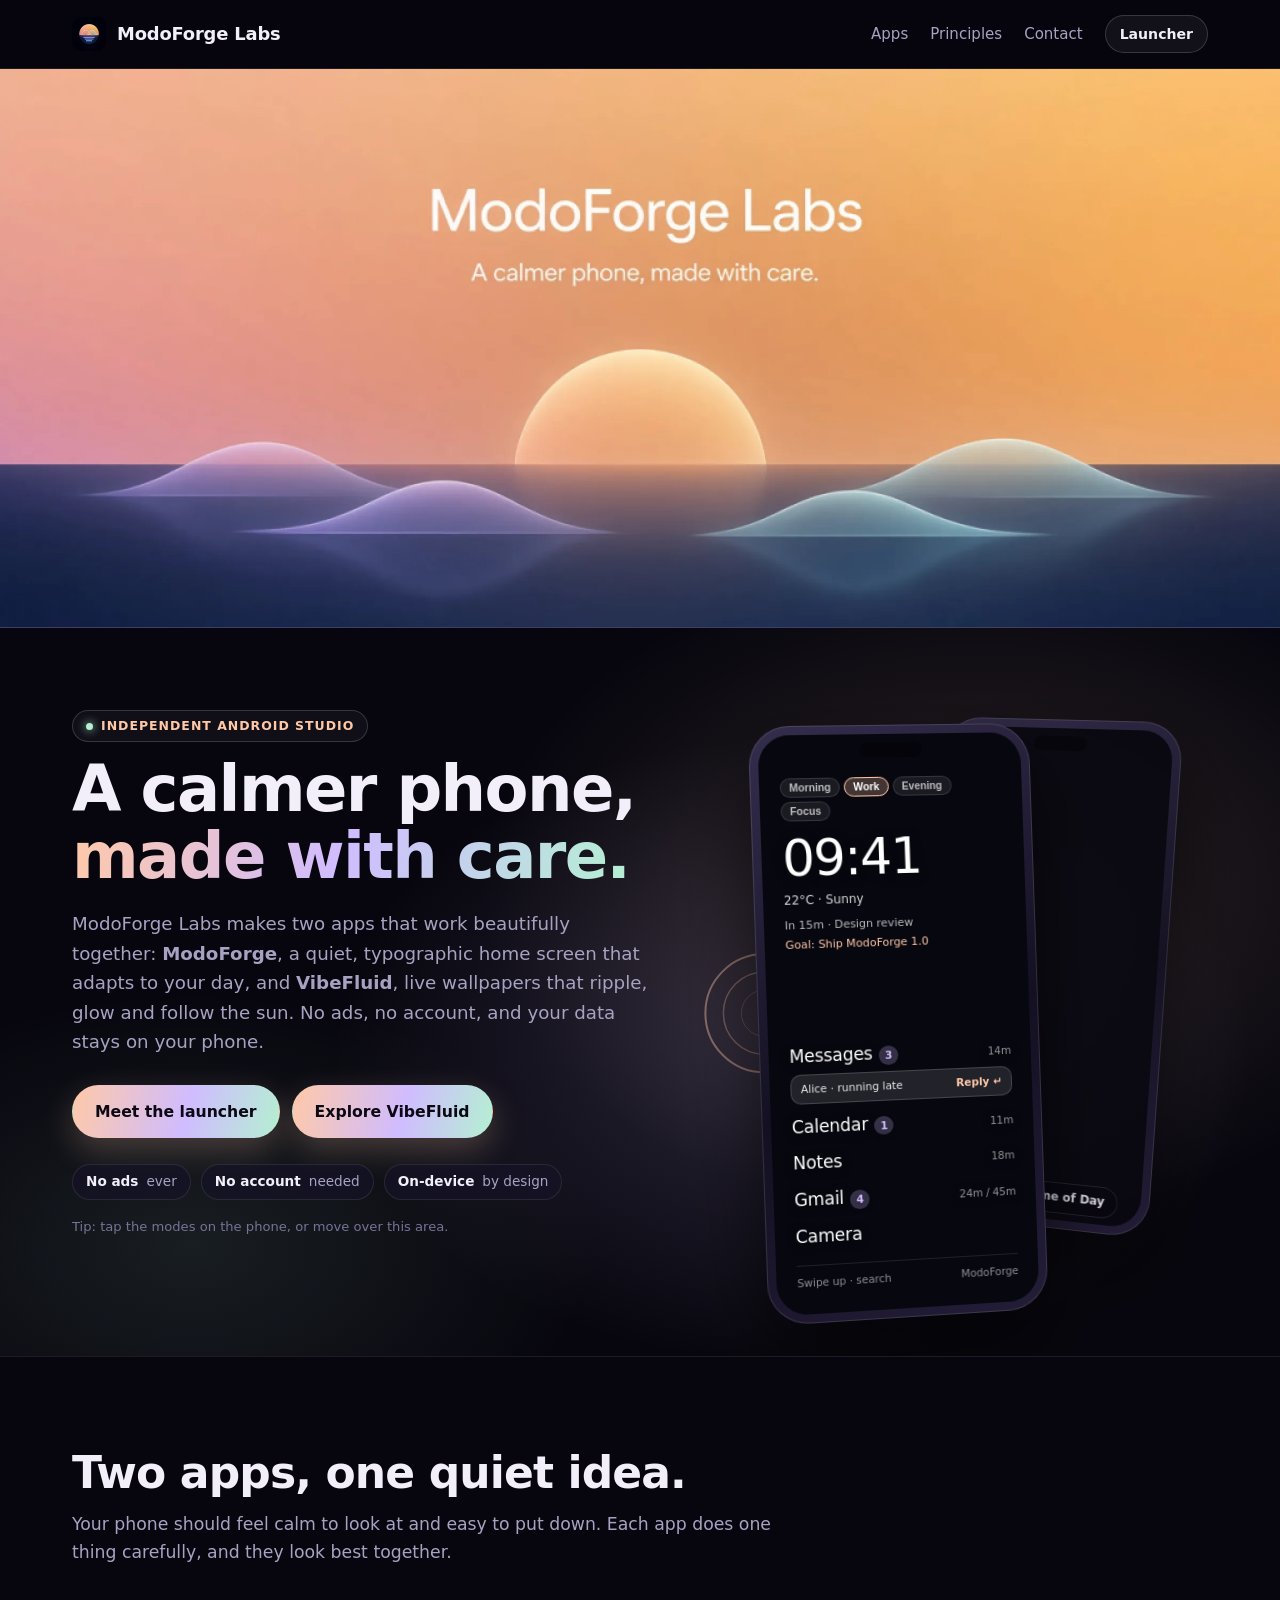
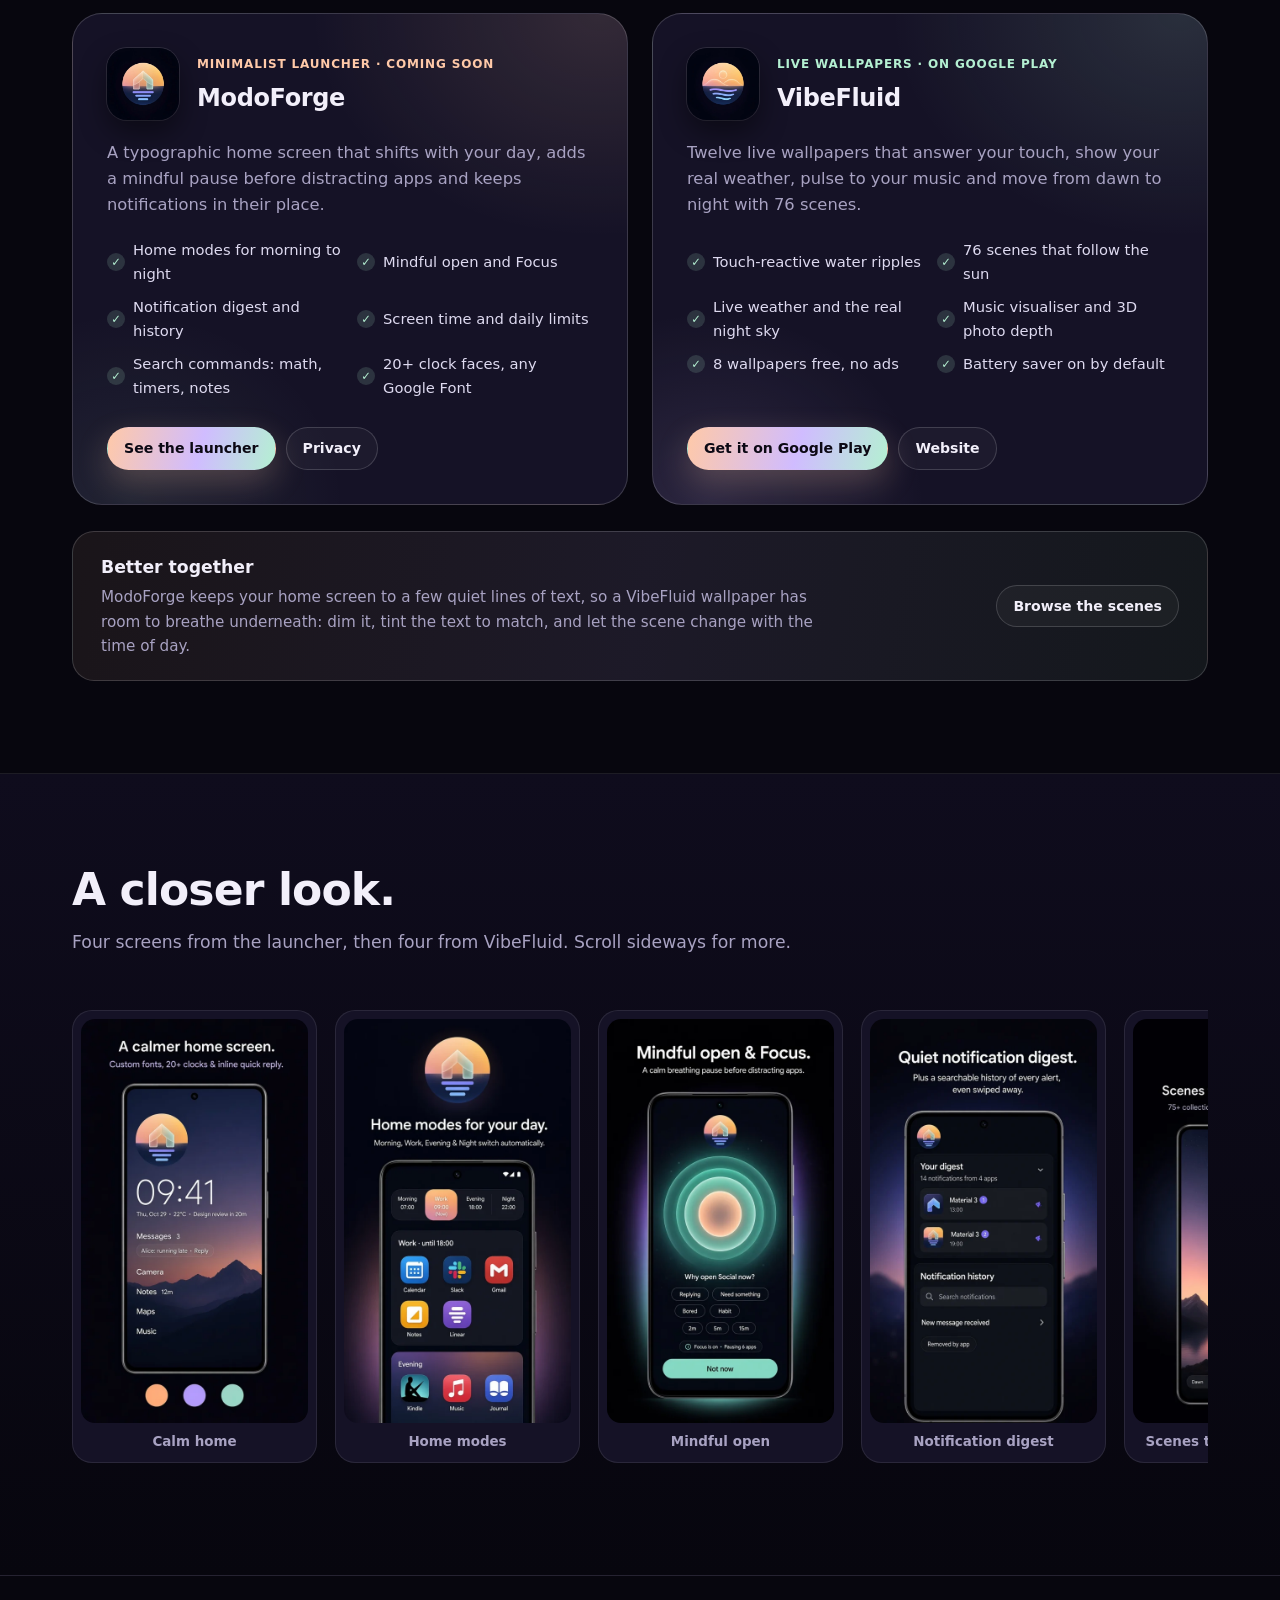
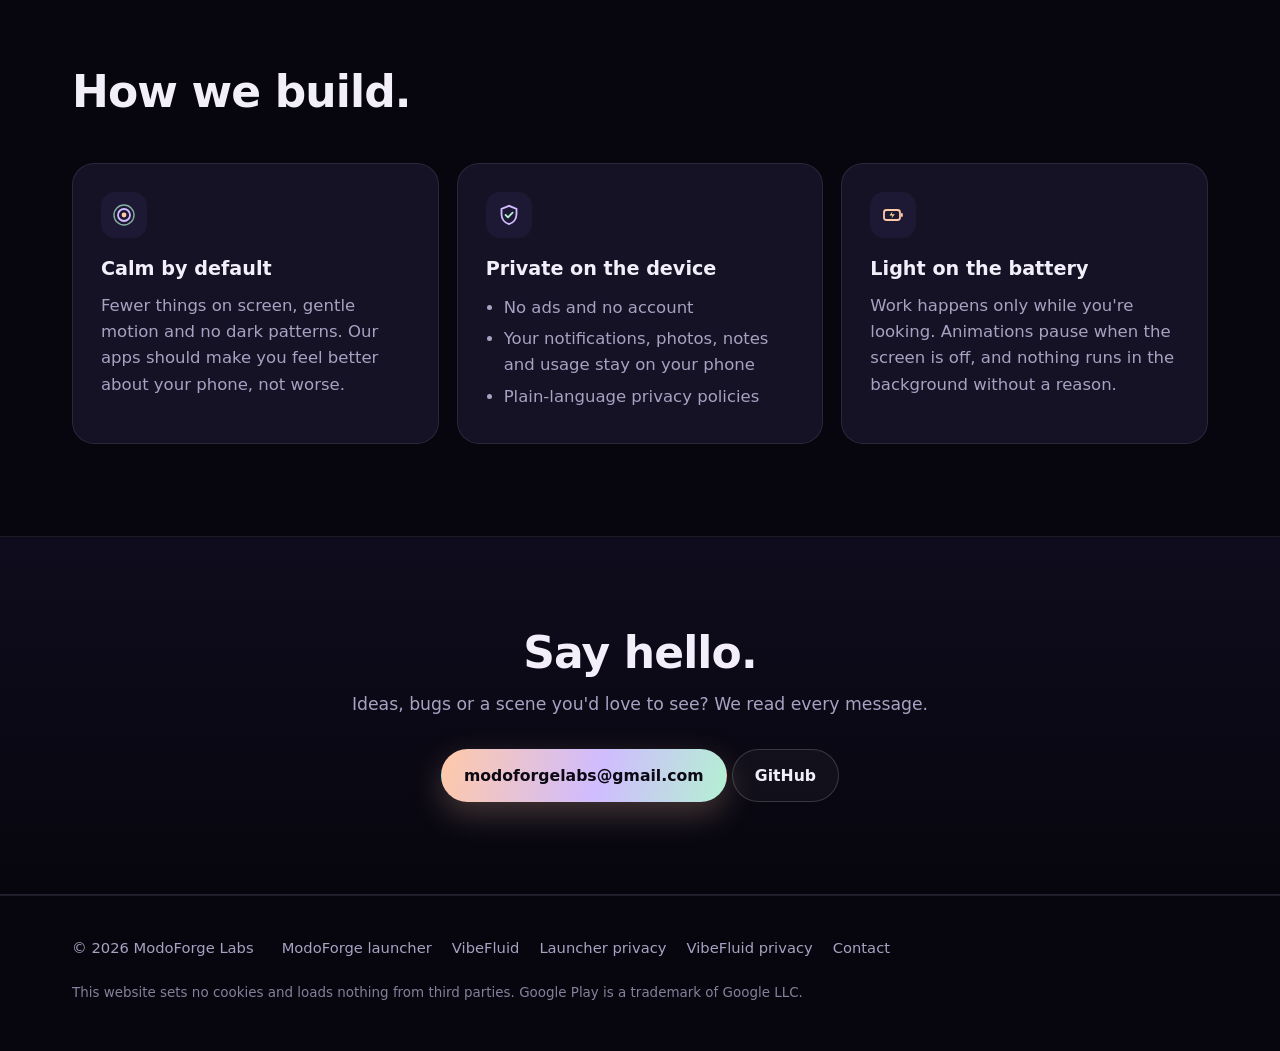
<file: index.html>
<!doctype html>
<html lang="en">
<head>
  <meta charset="utf-8">
  <meta name="viewport" content="width=device-width, initial-scale=1">
  <title>ModoForge Labs – Calm, beautiful apps for Android</title>
  <meta name="description" content="ModoForge Labs makes calm, private Android apps: ModoForge, a minimalist launcher with Home modes and Mindful open, and VibeFluid, interactive live wallpapers. No ads, no account.">
  <meta name="theme-color" content="#07060e">
  <link rel="canonical" href="https://modoforgelabs.app/">
  <link rel="icon" href="assets/favicon-32.png" type="image/png" sizes="32x32">
  <link rel="icon" href="assets/icon-192.png" type="image/png" sizes="192x192">
  <link rel="apple-touch-icon" href="assets/apple-touch-icon.png">

  <meta property="og:type" content="website">
  <meta property="og:site_name" content="ModoForge Labs">
  <meta property="og:title" content="ModoForge Labs – Calm, beautiful apps for Android">
  <meta property="og:description" content="A minimalist launcher and interactive live wallpapers for Android. No ads, no account, your data stays on your phone.">
  <meta property="og:url" content="https://modoforgelabs.app/">
  <meta property="og:image" content="https://modoforgelabs.app/assets/img/labs-header-sunrise-og.jpg">
  <meta property="og:image:width" content="1200">
  <meta property="og:image:height" content="675">
  <meta name="twitter:card" content="summary_large_image">

  <script type="application/ld+json">
  {
    "@context": "https://schema.org",
    "@type": "Organization",
    "name": "ModoForge Labs",
    "url": "https://modoforgelabs.app/",
    "logo": "https://modoforgelabs.app/assets/img/modoforgelabs-icon.png",
    "email": "modoforgelabs@gmail.com",
    "sameAs": ["https://github.com/modoforgelabs"]
  }
  </script>

  <link rel="stylesheet" href="assets/site.css">
</head>
<body>
  <a class="skip" href="#main">Skip to content</a>

  <header class="site-header">
    <div class="wrap">
      <a class="brand" href="./" aria-label="ModoForge Labs home">
        <img src="assets/img/modoforgelabs-icon-128.webp" alt="" width="34" height="34">
        ModoForge Labs
      </a>
      <nav class="nav" aria-label="Main">
        <a href="#apps">Apps</a>
        <a class="hide-sm" href="#principles">Principles</a>
        <a class="hide-sm" href="#contact">Contact</a>
        <a class="nav-pill" href="modoforge_launcher/">Launcher</a>
      </nav>
    </div>
  </header>

  <main id="main">
    <figure class="labs-banner">
      <img
        src="assets/img/labs-header-sunrise-1200.webp"
        srcset="assets/img/labs-header-sunrise-1200.webp 1200w, assets/img/labs-header-sunrise-2400.webp 2400w"
        sizes="100vw"
        alt="ModoForge Labs. A calmer phone, made with care."
        width="2400" height="1350" fetchpriority="high">
    </figure>

    <section class="hero" aria-labelledby="hero-title">
      <canvas id="forge-canvas" aria-hidden="true"></canvas>
      <div class="wrap">
        <div>
          <span class="eyebrow"><span class="dot"></span>Independent Android studio</span>
          <h1 id="hero-title">A calmer phone, <span class="grad-labs">made with care.</span></h1>
          <p class="lede">
            ModoForge Labs makes two apps that work beautifully together: <strong>ModoForge</strong>, a quiet,
            typographic home screen that adapts to your day, and <strong>VibeFluid</strong>, live wallpapers
            that ripple, glow and follow the sun. No ads, no account, and your data stays on your phone.
          </p>
          <div class="cta">
            <a class="btn btn-launcher" href="modoforge_launcher/">Meet the launcher</a>
            <a class="btn btn-vibe" href="https://modoforgelabs.app/vibefluid/">Explore VibeFluid</a>
          </div>
          <div class="hero-pills">
            <span class="hero-pill"><strong>No ads</strong> ever</span>
            <span class="hero-pill"><strong>No account</strong> needed</span>
            <span class="hero-pill"><strong>On-device</strong> by design</span>
          </div>
          <p class="touch-hint">Tip: tap the modes on the phone, or move over this area.</p>
        </div>

        <div class="hero-stage" aria-label="ModoForge launcher over a VibeFluid live wallpaper">
          <div class="stage-tilt">
            <div class="phone phone-back" aria-hidden="true">
              <div class="screen cycle">
                <img src="assets/img/mountain-dawn.jpg" alt="" width="710" height="1100">
                <img src="assets/img/mountain-morning.jpg" alt="" width="710" height="1100" loading="lazy">
                <img src="assets/img/mountain-dusk.jpg" alt="" width="710" height="1100" loading="lazy">
                <img src="assets/img/mountain-night.jpg" alt="" width="710" height="1100" loading="lazy">
              </div>
              <div class="notch"></div>
              <span class="label">VibeFluid · Time of Day</span>
            </div>

            <div class="phone phone-front">
              <div class="screen">
                <div class="wp-layer cycle" aria-hidden="true">
                  <img src="assets/img/mountain-night.jpg" alt="" width="710" height="1100" loading="lazy">
                  <img src="assets/img/mountain-dawn.jpg" alt="" width="710" height="1100">
                  <img src="assets/img/mountain-morning.jpg" alt="" width="710" height="1100" loading="lazy">
                  <img src="assets/img/mountain-dusk.jpg" alt="" width="710" height="1100" loading="lazy">
                </div>
                <div class="launcher-sim" id="hero-launcher-sim">
                  <div class="sim-top">
                    <div class="sim-mode-bar" role="group" aria-label="Home mode">
                      <button class="sim-mode-btn" type="button" data-sim-mode="morning" aria-pressed="false">Morning</button>
                      <button class="sim-mode-btn" type="button" data-sim-mode="work" aria-pressed="true">Work</button>
                      <button class="sim-mode-btn" type="button" data-sim-mode="evening" aria-pressed="false">Evening</button>
                      <button class="sim-mode-btn" type="button" data-sim-mode="focus" aria-pressed="false">Focus</button>
                    </div>
                    <div class="sim-clock" id="sim-clock">09:41</div>
                    <div class="sim-date" id="sim-date">22°C · Sunny</div>
                    <div class="sim-widgets">
                      <span id="sim-event">In 15m · Design review</span>
                      <span class="sim-goal" id="sim-goal">Goal: Ship ModoForge 1.0</span>
                    </div>
                  </div>
                  <ul class="sim-apps" id="sim-apps" aria-live="polite"></ul>
                  <div class="sim-bottom-bar" aria-hidden="true">
                    <span>Swipe up · search</span>
                    <span>ModoForge</span>
                  </div>
                </div>
              </div>
              <div class="notch"></div>
            </div>
          </div>
        </div>
      </div>
    </section>

    <section id="apps" aria-labelledby="apps-title">
      <div class="wrap">
        <div class="section-head" data-reveal>
          <h2 id="apps-title">Two apps, one quiet idea.</h2>
          <p>Your phone should feel calm to look at and easy to put down. Each app does one thing carefully, and they look best together.</p>
        </div>

        <div class="suite-grid">
          <article class="app-card launcher-card" data-reveal>
            <div>
              <div class="app-card-head">
                <img class="app-icon-lg" src="assets/img/launcher-icon.webp" alt="" width="72" height="72">
                <div>
                  <span class="app-meta-tag">Minimalist launcher · Coming soon</span>
                  <h3>ModoForge</h3>
                </div>
              </div>
              <p>A typographic home screen that shifts with your day, adds a mindful pause before distracting apps and keeps notifications in their place.</p>
              <ul class="app-highlights">
                <li><span class="check">✓</span>Home modes for morning to night</li>
                <li><span class="check">✓</span>Mindful open and Focus</li>
                <li><span class="check">✓</span>Notification digest and history</li>
                <li><span class="check">✓</span>Screen time and daily limits</li>
                <li><span class="check">✓</span>Search commands: math, timers, notes</li>
                <li><span class="check">✓</span>20+ clock faces, any Google Font</li>
              </ul>
            </div>
            <div class="app-card-actions">
              <a class="btn btn-launcher btn-sm" href="modoforge_launcher/">See the launcher</a>
              <a class="btn btn-ghost btn-sm" href="modoforge_launcher/privacy/">Privacy</a>
            </div>
          </article>

          <article class="app-card vibe-card" data-reveal data-reveal-delay="1">
            <div>
              <div class="app-card-head">
                <img class="app-icon-lg" src="assets/img/vibefluid-icon.webp" alt="" width="72" height="72">
                <div>
                  <span class="app-meta-tag">Live wallpapers · On Google Play</span>
                  <h3>VibeFluid</h3>
                </div>
              </div>
              <p>Twelve live wallpapers that answer your touch, show your real weather, pulse to your music and move from dawn to night with 76 scenes.</p>
              <ul class="app-highlights">
                <li><span class="check">✓</span>Touch-reactive water ripples</li>
                <li><span class="check">✓</span>76 scenes that follow the sun</li>
                <li><span class="check">✓</span>Live weather and the real night sky</li>
                <li><span class="check">✓</span>Music visualiser and 3D photo depth</li>
                <li><span class="check">✓</span>8 wallpapers free, no ads</li>
                <li><span class="check">✓</span>Battery saver on by default</li>
              </ul>
            </div>
            <div class="app-card-actions">
              <a class="btn btn-vibe btn-sm" href="https://play.google.com/store/apps/details?id=com.modoforge.vibefluid">Get it on Google Play</a>
              <a class="btn btn-ghost btn-sm" href="https://modoforgelabs.app/vibefluid/">Website</a>
            </div>
          </article>
        </div>

        <div class="synergy-banner" data-reveal>
          <div class="synergy-text">
            <h4>Better together</h4>
            <p>ModoForge keeps your home screen to a few quiet lines of text, so a VibeFluid wallpaper has room to breathe underneath: dim it, tint the text to match, and let the scene change with the time of day.</p>
          </div>
          <a class="btn btn-ghost btn-sm" href="https://modoforgelabs.app/vibefluid/#scenes">Browse the scenes</a>
        </div>
      </div>
    </section>

    <section id="shots" class="alt" aria-labelledby="shots-title">
      <div class="wrap">
        <div class="section-head" data-reveal>
          <h2 id="shots-title">A closer look.</h2>
          <p>Four screens from the launcher, then four from VibeFluid. Scroll sideways for more.</p>
        </div>
        <div class="shots-strip" data-reveal>
          <figure><img src="assets/img/launcher/01_home_custom_1080x1920.webp" alt="ModoForge home screen with a large clock and a few app names" loading="lazy" width="540" height="960"><figcaption>Calm home</figcaption></figure>
          <figure><img src="assets/img/launcher/02_home_modes_1080x1920.webp" alt="ModoForge Home modes for morning, work, evening and night" loading="lazy" width="540" height="960"><figcaption>Home modes</figcaption></figure>
          <figure><img src="assets/img/launcher/03_mindful_focus_1080x1920.webp" alt="ModoForge mindful pause before opening an app" loading="lazy" width="540" height="960"><figcaption>Mindful open</figcaption></figure>
          <figure><img src="assets/img/launcher/04_notifications_1080x1920.webp" alt="ModoForge notification digest and history" loading="lazy" width="540" height="960"><figcaption>Notification digest</figcaption></figure>
          <figure><img src="assets/img/vibefluid/01_time_of_day_1080x1920.webp" alt="VibeFluid Time of Day scenes from dawn to night" loading="lazy" width="540" height="960"><figcaption>Scenes that follow the sun</figcaption></figure>
          <figure><img src="assets/img/vibefluid/02_spiritual_scenes_1080x1920.webp" alt="VibeFluid Spiritual scenes" loading="lazy" width="540" height="960"><figcaption>Spiritual scenes</figcaption></figure>
          <figure><img src="assets/img/vibefluid/03_water_ripple_1080x1920.webp" alt="VibeFluid touch-reactive water ripples" loading="lazy" width="540" height="960"><figcaption>Water that ripples</figcaption></figure>
          <figure><img src="assets/img/vibefluid/04_live_weather_1080x1920.webp" alt="VibeFluid Live Weather Sky" loading="lazy" width="540" height="960"><figcaption>Your real weather</figcaption></figure>
        </div>
      </div>
    </section>

    <section id="principles" aria-labelledby="principles-title">
      <div class="wrap">
        <div class="section-head" data-reveal>
          <h2 id="principles-title">How we build.</h2>
        </div>
        <div class="features">
          <article class="feature" data-reveal>
            <div class="icon"><svg viewBox="0 0 24 24" aria-hidden="true"><circle cx="12" cy="12" r="2.4" fill="#ffc9a8"/><circle cx="12" cy="12" r="6" fill="none" stroke="#d0bcff" stroke-width="1.8"/><circle cx="12" cy="12" r="10" fill="none" stroke="#b4f0d2" stroke-width="1.4" opacity=".7"/></svg></div>
            <h3>Calm by default</h3>
            <p>Fewer things on screen, gentle motion and no dark patterns. Our apps should make you feel better about your phone, not worse.</p>
          </article>
          <article class="feature" data-reveal data-reveal-delay="1">
            <div class="icon"><svg viewBox="0 0 24 24" aria-hidden="true"><path d="M12 2.8 4.5 5.8v5.5c0 4.6 3.1 8.6 7.5 9.9 4.4-1.3 7.5-5.3 7.5-9.9V5.8L12 2.8Z" fill="none" stroke="#d0bcff" stroke-width="1.8"/><path d="m8.6 12 2.4 2.4 4.6-4.8" fill="none" stroke="#b4f0d2" stroke-width="1.8" stroke-linecap="round" stroke-linejoin="round"/></svg></div>
            <h3>Private on the device</h3>
            <ul>
              <li>No ads and no account</li>
              <li>Your notifications, photos, notes and usage stay on your phone</li>
              <li>Plain-language privacy policies</li>
            </ul>
          </article>
          <article class="feature" data-reveal data-reveal-delay="2">
            <div class="icon"><svg viewBox="0 0 24 24" aria-hidden="true"><rect x="3" y="7" width="16" height="10" rx="2.5" fill="none" stroke="#ffc9a8" stroke-width="1.8"/><rect x="20" y="10" width="1.8" height="4" rx=".9" fill="#ffc9a8"/><path d="M11.5 8.5 8.5 12.6h3l-1 3 3.2-4.3h-3l.8-2.8Z" fill="#ffe196"/></svg></div>
            <h3>Light on the battery</h3>
            <p>Work happens only while you're looking. Animations pause when the screen is off, and nothing runs in the background without a reason.</p>
          </article>
        </div>
      </div>
    </section>

    <section id="contact" class="closing alt" aria-labelledby="contact-title">
      <div class="wrap">
        <div class="section-head" data-reveal>
          <h2 id="contact-title">Say hello.</h2>
          <p>Ideas, bugs or a scene you'd love to see? We read every message.</p>
        </div>
        <div class="cta">
          <a class="btn btn-launcher" href="mailto:modoforgelabs@gmail.com">modoforgelabs@gmail.com</a>
          <a class="btn btn-ghost" href="https://github.com/modoforgelabs">GitHub</a>
        </div>
      </div>
    </section>
  </main>

  <footer class="site-footer">
    <div class="wrap">
      <span>© 2026 ModoForge Labs</span>
      <nav aria-label="Footer">
        <a href="modoforge_launcher/">ModoForge launcher</a>
        <a href="https://modoforgelabs.app/vibefluid/">VibeFluid</a>
        <a href="modoforge_launcher/privacy/">Launcher privacy</a>
        <a href="https://modoforgelabs.app/vibefluid/privacy/">VibeFluid privacy</a>
        <a href="mailto:modoforgelabs@gmail.com">Contact</a>
      </nav>
      <p class="credit">This website sets no cookies and loads nothing from third parties. Google Play is a trademark of Google LLC.</p>
    </div>
  </footer>

  <script src="assets/labs.js" defer></script>
</body>
</html>
</file>
<file: assets/site.css>
/* ModoForge Labs — Flagship Studio & Dual-App Showcase
   Zero external fonts, zero trackers, 100% self-contained. */
:root {
  --bg: #07060e;
  --bg-2: #0f0c1d;
  --bg-3: #141126;
  --surface: #151226;
  --surface-2: #1d1934;
  --surface-3: #262044;
  --line: rgba(255, 255, 255, 0.09);
  --line-strong: rgba(255, 255, 255, 0.16);
  --text: #f2effa;
  --muted: #a8a2c2;
  --subtle: #787296;

  /* ModoForge: Minimalist Launcher Palette (Sunrise, Twilight & Wellbeing) */
  --peach: #ffc9a8;
  --coral: #ff9e80;
  --gold: #ffe196;
  --lavender: #d0bcff;
  --mint: #b4f0d2;
  --sky: #a8d8ff;

  --grad-labs: linear-gradient(105deg, var(--peach) 0%, var(--lavender) 48%, var(--mint) 100%);
  --grad-launcher: linear-gradient(105deg, var(--peach) 0%, var(--lavender) 55%, var(--mint) 100%);
  --grad-vibe: var(--grad-launcher);

  --radius-sm: 14px;
  --radius: 22px;
  --radius-lg: 30px;
  --max: 1180px;
  color-scheme: dark;
}

* { box-sizing: border-box; }
html { scroll-behavior: smooth; }
@media (prefers-reduced-motion: reduce) {
  html { scroll-behavior: auto; }
  *, *::before, *::after {
    animation-duration: 0.01ms !important;
    animation-iteration-count: 1 !important;
    transition-duration: 0.01ms !important;
  }
}

body {
  margin: 0;
  background: var(--bg);
  color: var(--text);
  font: 16.5px/1.6 system-ui, -apple-system, BlinkMacSystemFont, "Segoe UI", Roboto, "Helvetica Neue", Arial, sans-serif;
  -webkit-font-smoothing: antialiased;
  overflow-x: hidden;
}

a { color: var(--peach); text-underline-offset: 3px; transition: color .18s ease; }
a:hover { color: var(--mint); }
img { max-width: 100%; display: block; }
:focus-visible { outline: 2px solid var(--mint); outline-offset: 3px; border-radius: 8px; }

.wrap { width: 100%; max-width: var(--max); margin: 0 auto; padding: 0 22px; }
[id] { scroll-margin-top: 86px; }

.skip {
  position: absolute; left: -999px; top: 0;
  background: var(--surface-2); color: var(--text);
  padding: 10px 16px; border-radius: 10px; z-index: 100;
}
.skip:focus { left: 14px; top: 14px; }

/* ---------- Scroll Reveal Animations ---------- */
[data-reveal] {
  opacity: 0;
  transform: translateY(24px);
  transition: opacity .65s cubic-bezier(.22, 1, .36, 1), transform .65s cubic-bezier(.22, 1, .36, 1);
}
[data-reveal].in-view {
  opacity: 1;
  transform: translateY(0);
}
[data-reveal-delay="1"] { transition-delay: .08s; }
[data-reveal-delay="2"] { transition-delay: .16s; }
[data-reveal-delay="3"] { transition-delay: .24s; }

/* ---------- Sticky Header ---------- */
.site-header {
  position: sticky; top: 0; z-index: 40;
  background: rgba(7, 6, 14, 0.76);
  backdrop-filter: saturate(150%) blur(16px);
  -webkit-backdrop-filter: saturate(150%) blur(16px);
  border-bottom: 1px solid var(--line);
}
.site-header .wrap {
  display: flex; align-items: center; gap: 18px; height: 68px;
}
.brand {
  display: inline-flex; align-items: center; gap: 11px;
  color: var(--text); text-decoration: none;
  font-weight: 750; font-size: 1.12rem; letter-spacing: -.01em;
}
.brand:hover { color: var(--text); }
.brand img { width: 34px; height: 34px; border-radius: 9px; }
.brand-badge {
  font-size: .72rem; font-weight: 650; text-transform: uppercase; letter-spacing: .08em;
  padding: 2px 8px; border-radius: 99px;
  background: rgba(208, 188, 255, 0.12); color: var(--lavender);
  border: 1px solid rgba(208, 188, 255, 0.24);
}

.nav { margin-left: auto; display: flex; align-items: center; gap: 22px; }
.nav a {
  color: var(--muted); text-decoration: none; font-size: .94rem; font-weight: 500;
  transition: color .15s ease;
}
.nav a:hover { color: var(--text); }
.nav .nav-pill {
  padding: 7px 14px; border-radius: 999px;
  background: rgba(255, 255, 255, 0.05);
  border: 1px solid var(--line-strong);
  color: var(--text); font-weight: 600; font-size: .88rem;
}
.nav .nav-pill:hover {
  border-color: var(--peach);
  background: rgba(255, 201, 168, 0.1);
}
@media (max-width: 720px) {
  .nav .hide-sm { display: none; }
  .nav { gap: 14px; }
  .brand-badge { display: none; }
}

/* ---------- Buttons & Badges ---------- */
.btn {
  display: inline-flex; align-items: center; justify-content: center; gap: 10px;
  padding: 13px 22px; border-radius: 999px;
  font-weight: 650; font-size: .98rem; text-decoration: none;
  border: 1px solid transparent; cursor: pointer;
  transition: transform .18s ease, box-shadow .18s ease, border-color .18s ease, background .18s ease;
}
.btn svg { width: 19px; height: 19px; flex: none; }
.btn-launcher {
  background: var(--grad-launcher); color: #0c0914;
  box-shadow: 0 12px 32px rgba(255, 201, 168, 0.24);
}
.btn-launcher:hover {
  color: #0c0914; transform: translateY(-2px);
  box-shadow: 0 16px 38px rgba(208, 188, 255, 0.34);
}
.btn-vibe {
  background: var(--grad-vibe); color: #0c0914;
  box-shadow: 0 12px 32px rgba(255, 201, 168, 0.24);
}
.btn-vibe:hover {
  color: #0c0914; transform: translateY(-2px);
  box-shadow: 0 16px 38px rgba(208, 188, 255, 0.34);
}
.btn-ghost {
  border-color: var(--line-strong); color: var(--text);
  background: rgba(255, 255, 255, 0.035);
}
.btn-ghost:hover {
  color: var(--text); border-color: var(--lavender);
  background: rgba(255, 255, 255, 0.07);
  transform: translateY(-1px);
}
.btn-sm { padding: 9px 16px; font-size: .88rem; }

.grad-labs { background: var(--grad-labs); -webkit-background-clip: text; background-clip: text; color: transparent; }
.grad-launcher { background: var(--grad-launcher); -webkit-background-clip: text; background-clip: text; color: transparent; }
.grad-vibe { background: var(--grad-vibe); -webkit-background-clip: text; background-clip: text; color: transparent; }

.eyebrow {
  display: inline-flex; align-items: center; gap: 8px;
  font-weight: 650; letter-spacing: .08em; text-transform: uppercase;
  font-size: .78rem; margin-bottom: 14px;
  padding: 5px 13px; border-radius: 999px;
  background: rgba(255, 255, 255, 0.04);
  border: 1px solid var(--line-strong);
  color: var(--peach);
}
.eyebrow .dot {
  width: 7px; height: 7px; border-radius: 50%;
  background: var(--mint);
  box-shadow: 0 0 10px var(--mint);
  animation: pulseDot 2.4s infinite ease-in-out;
}
@keyframes pulseDot {
  0%, 100% { transform: scale(1); opacity: 1; }
  50% { transform: scale(1.35); opacity: .65; }
}

/* ---------- Sunrise banner ---------- */
.labs-banner {
  margin: 0; border-bottom: 1px solid var(--line);
  background: #2a2d55;
}
.labs-banner img {
  display: block; width: 100%; height: auto;
  /* On wide screens keep it a banner: trim sky and sea, keep the title and sun. */
  max-height: min(62vh, 640px); object-fit: cover; object-position: center 46%;
}

/* ---------- Hero ---------- */
.hero {
  position: relative; overflow: hidden;
  padding: 72px 0 96px;
  border-bottom: 1px solid var(--line);
}
.hero canvas {
  position: absolute; inset: 0; width: 100%; height: 100%; z-index: 0;
}
.hero::before {
  content: ""; position: absolute; inset: 0; z-index: 0; pointer-events: none;
  background:
    radial-gradient(55% 65% at 76% 36%, rgba(255, 201, 168, 0.15), transparent 70%),
    radial-gradient(50% 60% at 62% 58%, rgba(208, 188, 255, 0.18), transparent 72%),
    radial-gradient(45% 50% at 15% 85%, rgba(180, 240, 210, 0.10), transparent 70%);
}
.hero .wrap {
  position: relative; z-index: 1;
  display: grid; grid-template-columns: 1.08fr .92fr; gap: 48px; align-items: center;
  pointer-events: none;
}
.hero .wrap a, .hero .wrap button, .hero .wrap .hero-stage { pointer-events: auto; }

.hero h1 {
  font-size: clamp(2.4rem, 5vw, 4.1rem);
  line-height: 1.04; letter-spacing: -.025em;
  margin: 0 0 20px;
}
.hero .lede {
  color: var(--muted); font-size: 1.14rem; line-height: 1.62;
  max-width: 36em; margin: 0 0 28px;
}
.hero .cta { display: flex; flex-wrap: wrap; gap: 12px; align-items: center; }

.hero-pills {
  display: flex; flex-wrap: wrap; gap: 10px; margin-top: 26px;
}
.hero-pill {
  display: inline-flex; align-items: center; gap: 8px;
  font-size: .85rem; color: var(--muted);
  background: rgba(21, 18, 38, 0.72);
  border: 1px solid var(--line);
  padding: 6px 13px; border-radius: 999px;
}
.hero-pill strong { color: var(--text); font-weight: 600; }
.touch-hint {
  color: var(--subtle); font-size: .82rem; margin-top: 16px;
  display: flex; align-items: center; gap: 6px;
}

/* ---------- Dual-Phone Hero Stage ---------- */
.hero-stage {
  position: relative;
  display: flex; justify-content: center; align-items: center;
  min-height: 560px;
  perspective: 1200px;
}
.stage-tilt {
  position: relative;
  width: 390px; height: 550px;
  transform-style: preserve-3d;
  transition: transform .25s ease-out;
}

/* Phone Mockup Base */
.phone {
  position: relative;
  width: 276px; aspect-ratio: 9 / 19;
  border-radius: 40px; padding: 9px;
  background: linear-gradient(155deg, #342d4d 0%, #141022 55%, #231d38 100%);
  box-shadow:
    0 36px 76px rgba(0, 0, 0, 0.68),
    0 0 0 1px rgba(255, 255, 255, 0.12) inset;
  user-select: none;
}
.phone .screen {
  position: relative; width: 100%; height: 100%;
  border-radius: 31px; overflow: hidden; background: #080710;
}
.phone .screen > img,
.phone .screen .wp-layer img {
  position: absolute; inset: 0; width: 100%; height: 100%; object-fit: cover;
}
.phone .notch {
  position: absolute; top: 17px; left: 50%; width: 22%; height: 15px;
  transform: translateX(-50%); background: #05040a; border-radius: 99px; z-index: 6;
}
.phone .label {
  position: absolute; left: 50%; bottom: 16px; transform: translateX(-50%); z-index: 6;
  background: rgba(8, 6, 16, 0.72);
  backdrop-filter: blur(10px); -webkit-backdrop-filter: blur(10px);
  border: 1px solid rgba(255, 255, 255, 0.12);
  color: var(--text); font-size: .75rem; font-weight: 600;
  padding: 5px 12px; border-radius: 99px; white-space: nowrap;
}

/* Rear Phone (VibeFluid Live Wallpaper) */
.phone-back {
  position: absolute; right: 0; top: 14px;
  width: 248px;
  transform: translate3d(18px, -8px, -40px) rotateY(-12deg) rotateZ(4deg);
  opacity: .92;
  transition: transform .4s cubic-bezier(.22, 1, .36, 1), opacity .3s ease;
}
.hero-stage:hover .phone-back {
  transform: translate3d(28px, -14px, -20px) rotateY(-8deg) rotateZ(5deg);
  opacity: 1;
}

/* Front Phone (ModoForge Minimalist Launcher Live UI) */
.phone-front {
  position: relative; z-index: 3;
  margin-right: 70px; margin-top: 24px;
  transform: translate3d(0, 0, 20px) rotateY(6deg) rotateZ(-2deg);
  transition: transform .4s cubic-bezier(.22, 1, .36, 1);
}
.hero-stage:hover .phone-front {
  transform: translate3d(-8px, -4px, 36px) rotateY(3deg) rotateZ(-1deg);
}

/* Time of Day cross-fade wallpaper layer */
.cycle img { opacity: 0; animation: cycle 16s infinite; }
.cycle img:nth-child(1) { animation-delay: -2s; }
.cycle img:nth-child(2) { animation-delay: 2s; }
.cycle img:nth-child(3) { animation-delay: 6s; }
.cycle img:nth-child(4) { animation-delay: 10s; }
@keyframes cycle {
  0% { opacity: 0; }
  6% { opacity: 1; }
  25% { opacity: 1; }
  31% { opacity: 0; }
  100% { opacity: 0; }
}

/* Live Simulated Launcher Overlay inside Front Phone */
.launcher-sim {
  position: absolute; inset: 0; z-index: 4;
  background: linear-gradient(180deg, rgba(6, 7, 15, 0.38) 0%, rgba(6, 7, 15, 0.68) 65%, rgba(6, 7, 15, 0.84) 100%);
  padding: 42px 20px 22px;
  display: flex; flex-direction: column; justify-content: space-between;
  color: #fff;
  transition: filter .35s ease, background .35s ease;
}
.launcher-sim.is-focus {
  filter: saturate(0.15);
  background: rgba(5, 6, 10, 0.82);
}
.sim-top { display: flex; flex-direction: column; gap: 2px; }
.sim-mode-bar {
  display: flex; gap: 4px; margin-bottom: 10px; flex-wrap: wrap;
}
.sim-mode-btn {
  background: rgba(255, 255, 255, 0.08);
  border: 1px solid rgba(255, 255, 255, 0.12);
  color: rgba(255, 255, 255, 0.72);
  font-size: .64rem; font-weight: 600;
  padding: 3px 8px; border-radius: 99px; cursor: pointer;
  transition: all .18s ease;
}
.sim-mode-btn[aria-pressed="true"] {
  background: rgba(255, 201, 168, 0.24);
  border-color: var(--peach);
  color: #fff;
}
.sim-clock {
  font-size: 3.1rem; font-weight: 200; line-height: 1; letter-spacing: -.03em;
  text-shadow: 0 2px 12px rgba(0, 0, 0, 0.45);
}
.sim-date {
  font-size: .74rem; color: rgba(255, 255, 255, 0.84); font-weight: 500; margin-top: 4px;
}
.sim-widgets {
  display: flex; flex-direction: column; gap: 2px; margin-top: 4px;
  font-size: .68rem; color: rgba(255, 255, 255, 0.72);
}
.sim-goal { color: var(--peach); }

.sim-apps {
  list-style: none; margin: 0; padding: 0;
  display: flex; flex-direction: column; gap: 9px;
  margin-top: auto; margin-bottom: 14px;
}
.sim-app {
  display: flex; flex-direction: column; gap: 4px;
  animation: appSlideIn .28s cubic-bezier(.22, 1, .36, 1) both;
}
@keyframes appSlideIn {
  from { opacity: 0; transform: translateY(6px); }
  to { opacity: 1; transform: translateY(0); }
}
.sim-app-row {
  display: flex; align-items: baseline; justify-content: space-between;
  font-size: 1.05rem; font-weight: 350; letter-spacing: -.01em;
  text-shadow: 0 2px 8px rgba(0, 0, 0, 0.55);
}
.sim-badge {
  display: inline-flex; align-items: center; justify-content: center;
  font-size: .66rem; font-weight: 650;
  padding: 1px 6px; border-radius: 99px; margin-left: 6px;
  background: rgba(208, 188, 255, 0.24); color: var(--lavender);
}
.sim-usage {
  font-size: .66rem; color: rgba(255, 255, 255, 0.56); font-variant-numeric: tabular-nums;
}
.sim-reply-pill {
  display: flex; align-items: center; justify-content: space-between; gap: 6px;
  background: rgba(255, 255, 255, 0.11);
  backdrop-filter: blur(8px); -webkit-backdrop-filter: blur(8px);
  border: 1px solid rgba(255, 255, 255, 0.16);
  border-radius: 10px; padding: 5px 9px;
  font-size: .66rem; color: rgba(255, 255, 255, 0.9);
  cursor: pointer; transition: background .15s ease, border-color .15s ease;
}
.sim-reply-pill:hover {
  background: rgba(255, 201, 168, 0.2); border-color: var(--peach);
}
.sim-reply-pill .reply-action {
  color: var(--peach); font-weight: 650; white-space: nowrap;
}
.sim-bottom-bar {
  display: flex; align-items: center; justify-content: space-between;
  font-size: .65rem; color: rgba(255, 255, 255, 0.55);
  border-top: 1px solid rgba(255, 255, 255, 0.1);
  padding-top: 8px;
}

@media (max-width: 920px) {
  .hero { padding: 44px 0 72px; }
  .hero .wrap { grid-template-columns: 1fr; gap: 42px; }
  .hero-stage { min-height: 510px; }
  .stage-tilt { width: 340px; height: 500px; }
  .phone { width: 248px; }
  .phone-back { width: 222px; }
}

/* ---------- Sections ---------- */
section { padding: 92px 0; position: relative; }
.alt {
  background: linear-gradient(180deg, var(--bg-2) 0%, var(--bg) 100%);
  border-top: 1px solid var(--line);
  border-bottom: 1px solid var(--line);
}
.section-head { max-width: 720px; margin: 0 0 46px; }
.section-head.center { margin-left: auto; margin-right: auto; text-align: center; }
.section-head h2 {
  font-size: clamp(1.9rem, 3.6vw, 2.75rem);
  line-height: 1.1; letter-spacing: -.02em; margin: 0 0 14px;
}
.section-head p { color: var(--muted); margin: 0; font-size: 1.08rem; }

/* ---------- Studio Suite Cards (Two Apps Overview) ---------- */
.suite-grid {
  display: grid; grid-template-columns: 1fr 1fr; gap: 24px;
}
.app-card {
  position: relative; overflow: hidden;
  background: var(--surface);
  border: 1px solid var(--line-strong);
  border-radius: var(--radius-lg);
  padding: 34px;
  display: flex; flex-direction: column; justify-content: space-between;
  transition: transform .25s ease, border-color .25s ease, box-shadow .25s ease;
}
.app-card:hover {
  transform: translateY(-4px);
}
.app-card.launcher-card {
  background:
    radial-gradient(80% 70% at 95% 0%, rgba(255, 201, 168, 0.13), transparent 65%),
    radial-gradient(60% 60% at 10% 100%, rgba(180, 240, 210, 0.08), transparent 65%),
    var(--surface);
}
.app-card.launcher-card:hover {
  border-color: rgba(255, 201, 168, 0.45);
  box-shadow: 0 24px 60px rgba(0, 0, 0, 0.45), 0 0 40px rgba(255, 201, 168, 0.08);
}
.app-card.vibe-card {
  background:
    radial-gradient(80% 70% at 95% 0%, rgba(180, 240, 210, 0.13), transparent 65%),
    radial-gradient(60% 60% at 10% 100%, rgba(208, 188, 255, 0.12), transparent 65%),
    var(--surface);
}
.app-card.vibe-card:hover {
  border-color: rgba(180, 240, 210, 0.45);
  box-shadow: 0 24px 60px rgba(0, 0, 0, 0.45), 0 0 40px rgba(180, 240, 210, 0.08);
}

.app-card-head {
  display: flex; align-items: center; gap: 18px; margin-bottom: 20px;
}
.app-icon-lg {
  width: 72px; height: 72px; border-radius: 20px; flex: none;
  box-shadow: 0 12px 28px rgba(0, 0, 0, 0.45), 0 0 0 1px rgba(255, 255, 255, 0.12);
}
.app-meta-tag {
  display: inline-block; font-size: .75rem; font-weight: 650;
  text-transform: uppercase; letter-spacing: .07em;
  color: var(--peach); margin-bottom: 4px;
}
.vibe-card .app-meta-tag { color: var(--mint); }
.app-card-head h3 { margin: 0; font-size: 1.5rem; letter-spacing: -.015em; }
.app-card > div > p { color: var(--muted); margin: 0 0 20px; font-size: 1.02rem; }

.app-highlights {
  list-style: none; padding: 0; margin: 0 0 28px;
  display: grid; grid-template-columns: 1fr 1fr; gap: 10px 14px;
}
.app-highlights li {
  display: flex; align-items: center; gap: 8px;
  font-size: .92rem; color: #dedaf0;
}
.app-highlights .check {
  width: 18px; height: 18px; border-radius: 50%; flex: none;
  display: inline-grid; place-items: center;
  background: rgba(180, 240, 210, 0.15); color: var(--mint);
  font-size: .72rem; font-weight: 800;
}
.vibe-card .app-highlights .check {
  background: rgba(180, 240, 210, 0.15); color: var(--mint);
}
.app-card-actions { display: flex; flex-wrap: wrap; gap: 10px; margin-top: auto; }

/* Synergy Bridge Banner */
.synergy-banner {
  margin-top: 26px;
  background: linear-gradient(100deg, rgba(255, 201, 168, 0.08), rgba(208, 188, 255, 0.11), rgba(180, 240, 210, 0.08));
  border: 1px solid var(--line-strong);
  border-radius: var(--radius);
  padding: 22px 28px;
  display: flex; flex-wrap: wrap; align-items: center; justify-content: space-between; gap: 18px;
}
.synergy-banner .synergy-text { max-width: 720px; }
.synergy-banner h4 {
  margin: 0 0 4px; font-size: 1.08rem;
  display: flex; align-items: center; gap: 10px;
}
.synergy-banner p { margin: 0; color: var(--muted); font-size: .95rem; }

@media (max-width: 900px) {
  .suite-grid { grid-template-columns: 1fr; }
  .app-highlights { grid-template-columns: 1fr; }
}

/* ---------- Interactive Launcher Playground ---------- */
.playground {
  display: grid; grid-template-columns: 1.05fr .95fr; gap: 40px; align-items: center;
  background: var(--surface);
  border: 1px solid var(--line-strong);
  border-radius: var(--radius-lg);
  padding: 36px;
  margin-bottom: 56px;
}
.pg-tabs {
  display: flex; flex-wrap: wrap; gap: 8px; margin-bottom: 24px;
}
.pg-tab {
  background: var(--surface-2);
  border: 1px solid var(--line);
  color: var(--muted);
  padding: 9px 15px; border-radius: 999px;
  font-size: .88rem; font-weight: 600; cursor: pointer;
  transition: all .18s ease;
}
.pg-tab:hover { color: var(--text); border-color: var(--line-strong); }
.pg-tab[aria-selected="true"] {
  background: linear-gradient(105deg, rgba(255, 201, 168, 0.2), rgba(208, 188, 255, 0.2));
  border-color: var(--peach);
  color: var(--text);
}

.pg-panel { display: none; animation: fadePanel .28s ease; }
.pg-panel.active { display: block; }
@keyframes fadePanel {
  from { opacity: 0; transform: translateY(6px); }
  to { opacity: 1; transform: translateY(0); }
}
.pg-panel h3 { font-size: 1.45rem; margin: 0 0 10px; }
.pg-panel p { color: var(--muted); margin: 0 0 18px; }

.control-group { margin: 16px 0; }
.control-label {
  display: block; font-size: .78rem; text-transform: uppercase; letter-spacing: .07em;
  color: var(--muted); margin-bottom: 8px; font-weight: 650;
}
.chip-row { display: flex; flex-wrap: wrap; gap: 8px; }
.chip-btn {
  background: var(--surface-2); border: 1px solid var(--line);
  color: var(--text); padding: 7px 13px; border-radius: 10px;
  font-size: .85rem; cursor: pointer; transition: all .15s ease;
}
.chip-btn[aria-pressed="true"] {
  border-color: var(--mint); background: rgba(180, 240, 210, 0.14); color: var(--mint); font-weight: 600;
}
.color-dots { display: flex; gap: 10px; align-items: center; }
.color-dot {
  width: 28px; height: 28px; border-radius: 50%;
  border: 2px solid transparent; cursor: pointer;
  transition: transform .15s ease, border-color .15s ease;
}
.color-dot[aria-pressed="true"] {
  border-color: #fff; transform: scale(1.15);
}

/* Interactive Phone Preview inside Playground */
.pg-stage {
  display: flex; justify-content: center; align-items: center;
}
.pg-phone {
  width: 286px; aspect-ratio: 9 / 18.5;
  border-radius: 38px; padding: 9px;
  background: linear-gradient(160deg, #322b4a, #120e1e);
  box-shadow: 0 28px 64px rgba(0, 0, 0, 0.55), 0 0 0 1px rgba(255, 255, 255, 0.1) inset;
}
.pg-screen {
  position: relative; width: 100%; height: 100%;
  border-radius: 30px; overflow: hidden;
  background: radial-gradient(circle at 50% 25%, #1d2238, #090b12 75%);
  padding: 36px 20px 20px;
  display: flex; flex-direction: column;
}

/* Playground Screen States */
.pg-view { display: none; height: 100%; flex-direction: column; justify-content: space-between; }
.pg-view.active { display: flex; animation: fadePanel .25s ease; }

/* Mindful Breathing Animation */
.breath-wrap {
  display: flex; flex-direction: column; align-items: center; justify-content: center;
  text-align: center; height: 100%; gap: 12px;
}
.breath-orb {
  width: 96px; height: 96px; border-radius: 50%;
  background: radial-gradient(circle, var(--peach) 0%, rgba(180, 240, 210, 0.35) 60%, transparent 75%);
  box-shadow: 0 0 40px rgba(180, 240, 210, 0.35);
  display: grid; place-items: center;
  animation: breatheCircle 6s infinite ease-in-out;
  position: relative;
}
.breath-orb::after {
  content: ""; position: absolute; inset: -14px; border-radius: 50%;
  border: 1.5px solid rgba(180, 240, 210, 0.4);
  animation: breatheRing 6s infinite ease-in-out;
}
@keyframes breatheCircle {
  0%, 100% { transform: scale(0.78); }
  50% { transform: scale(1.18); }
}
@keyframes breatheRing {
  0%, 100% { transform: scale(0.85); opacity: .3; }
  50% { transform: scale(1.25); opacity: .85; }
}

/* Search Omnibox Simulation */
.omnibox-bar {
  background: rgba(255, 255, 255, 0.08);
  border: 1px solid rgba(168, 216, 255, 0.35);
  border-radius: 99px; padding: 8px 14px;
  font-size: .82rem; color: #fff;
  display: flex; align-items: center; justify-content: space-between;
  margin-bottom: 12px;
}
.omnibox-results {
  display: flex; flex-direction: column; gap: 8px;
}
.omni-card {
  background: rgba(255, 255, 255, 0.06);
  border: 1px solid rgba(255, 255, 255, 0.09);
  border-radius: 12px; padding: 9px 12px;
  font-size: .76rem;
}
.omni-card strong { display: block; color: var(--mint); font-size: .84rem; }

@media (max-width: 920px) {
  .playground { grid-template-columns: 1fr; padding: 24px; }
}

/* ---------- Feature Grid (8 Launcher Capabilities) ---------- */
.bento-grid {
  display: grid; grid-template-columns: repeat(4, 1fr); gap: 18px;
}
.bento-card {
  background: var(--surface);
  border: 1px solid var(--line);
  border-radius: var(--radius);
  padding: 24px;
  transition: transform .2s ease, border-color .2s ease;
}
.bento-card:hover {
  transform: translateY(-3px);
  border-color: var(--line-strong);
}
.bento-icon {
  width: 42px; height: 42px; border-radius: 12px;
  display: grid; place-items: center;
  background: var(--surface-2);
  margin-bottom: 14px;
  color: var(--peach);
}
.bento-icon svg { width: 22px; height: 22px; }
.bento-card h3 { margin: 0 0 8px; font-size: 1.08rem; }
.bento-card p { margin: 0; color: var(--muted); font-size: .93rem; line-height: 1.52; }
.bento-tag {
  display: inline-block; margin-top: 12px;
  font-size: .73rem; font-weight: 650; color: var(--lavender);
  background: rgba(208, 188, 255, 0.1);
  padding: 3px 9px; border-radius: 99px;
}

@media (max-width: 1020px) { .bento-grid { grid-template-columns: repeat(2, 1fr); } }
@media (max-width: 580px) { .bento-grid { grid-template-columns: 1fr; } }

/* ---------- Screenshot Carousel Strip ---------- */
.shots-strip {
  display: grid;
  grid-auto-flow: column;
  grid-auto-columns: min(245px, 68vw);
  gap: 18px;
  overflow-x: auto;
  scroll-snap-type: x mandatory;
  padding: 8px 4px 20px;
  scrollbar-width: thin;
  scrollbar-color: var(--surface-3) transparent;
}
.shots-strip figure {
  margin: 0; scroll-snap-align: start;
  background: var(--surface);
  border: 1px solid var(--line);
  border-radius: 20px;
  padding: 8px;
  transition: transform .2s ease, border-color .2s ease;
}
.shots-strip figure:hover {
  transform: translateY(-4px);
  border-color: var(--peach);
}
.shots-strip img {
  width: 100%; height: auto; aspect-ratio: 9 / 16;
  object-fit: cover; border-radius: 14px;
}
.shots-strip figcaption {
  text-align: center; font-size: .84rem; font-weight: 600;
  color: var(--muted); margin-top: 8px; padding-bottom: 2px;
}

/* ---------- VibeFluid Gallery & Wallpaper Grid ---------- */
.gallery { display: grid; grid-template-columns: repeat(5, 1fr); gap: 18px; }
.gallery .phone { width: 100%; border-radius: 30px; padding: 7px; transition: transform .25s ease; }
.gallery figure:hover .phone { transform: translateY(-6px); }
.gallery .phone .screen { border-radius: 24px; }
.gallery .phone .notch { top: 14px; height: 12px; }
.gallery figure { margin: 0; }
.gallery figcaption { text-align: center; margin-top: 12px; font-weight: 600; }
.gallery figcaption span { display: block; color: var(--muted); font-weight: 400; font-size: .88rem; }
@media (max-width: 960px) {
  .gallery {
    grid-template-columns: none; grid-auto-flow: column;
    grid-auto-columns: min(46vw, 220px); overflow-x: auto;
    scroll-snap-type: x mandatory; padding-bottom: 12px;
  }
  .gallery figure { scroll-snap-align: start; }
}

.list { display: grid; grid-template-columns: repeat(3, 1fr); gap: 16px; }
.item {
  background: var(--surface); border: 1px solid var(--line); border-radius: var(--radius);
  padding: 22px 22px 20px; position: relative;
  transition: transform .18s ease, border-color .18s ease;
}
.item:hover { transform: translateY(-2px); border-color: rgba(208, 188, 255, 0.4); }
.item h3 { margin: 0 0 6px; font-size: 1.08rem; display: flex; align-items: center; gap: 10px; }
.item p { margin: 0; color: var(--muted); font-size: .95rem; }
.swatch { width: 14px; height: 14px; border-radius: 50%; flex: none; }
@media (max-width: 900px) { .list { grid-template-columns: repeat(2, 1fr); } }
@media (max-width: 600px) { .list { grid-template-columns: 1fr; } }

/* Scenes Grid */
.scenes { display: grid; grid-template-columns: repeat(6, 1fr); gap: 14px; }
.scenes figure { margin: 0; transition: transform .2s ease; }
.scenes figure:hover { transform: translateY(-4px); }
.scenes img {
  display: block; width: 100%; height: auto; aspect-ratio: 9 / 16;
  object-fit: cover; border-radius: 16px; border: 1px solid var(--line); background: var(--surface);
}
.scenes figcaption { margin-top: 8px; font-size: .88rem; font-weight: 600; text-align: center; color: #dedaf0; }
@media (max-width: 960px) { .scenes { grid-template-columns: repeat(4, 1fr); } }
@media (max-width: 600px) { .scenes { grid-template-columns: repeat(3, 1fr); gap: 10px; } .scenes figcaption { font-size: .78rem; } }

/* ---------- Studio Pillars & Pricing ---------- */
.features { display: grid; grid-template-columns: repeat(3, 1fr); gap: 18px; }
.feature { background: var(--surface); border: 1px solid var(--line); border-radius: var(--radius); padding: 28px; }
.feature .icon {
  width: 46px; height: 46px; border-radius: 14px;
  display: grid; place-items: center; background: var(--surface-2); margin-bottom: 16px;
}
.feature .icon svg { width: 24px; height: 24px; }
.feature h3 { margin: 0 0 8px; font-size: 1.2rem; }
.feature p { margin: 0; color: var(--muted); }
.feature ul { margin: 10px 0 0; padding-left: 18px; color: var(--muted); }
.feature li { margin: 5px 0; }
@media (max-width: 860px) { .features { grid-template-columns: 1fr; } }

.pricing { display: grid; grid-template-columns: 1fr 1fr; gap: 22px; }
.plan {
  border-radius: var(--radius); padding: 32px;
  border: 1px solid var(--line-strong); background: var(--surface);
  display: flex; flex-direction: column;
}
.plan.launcher-plan {
  background: linear-gradient(var(--surface), var(--surface)) padding-box, var(--grad-launcher) border-box;
  border: 1px solid transparent;
}
.plan.vibe-plan {
  background: linear-gradient(var(--surface), var(--surface)) padding-box, var(--grad-vibe) border-box;
  border: 1px solid transparent;
}
.plan-header { display: flex; align-items: center; gap: 14px; margin-bottom: 14px; }
.plan-header img { width: 48px; height: 48px; border-radius: 12px; }
.plan h3 { margin: 0; font-size: 1.3rem; }
.plan .sub { color: var(--muted); margin: 2px 0 0; font-size: .9rem; }
.plan-tiers {
  display: grid; grid-template-columns: 1fr 1fr; gap: 12px; margin: 16px 0 20px;
}
.tier-box {
  background: var(--surface-2); border: 1px solid var(--line);
  border-radius: 14px; padding: 14px;
}
.tier-box .big { font-size: 1.55rem; font-weight: 800; line-height: 1.1; }
.tier-box span { display: block; font-size: .8rem; color: var(--muted); margin-top: 2px; }
.plan ul { margin: 0 0 24px; padding-left: 18px; color: #ddd9ec; }
.plan li { margin: 7px 0; font-size: .95rem; }
.plan .cta { margin-top: auto; }
@media (max-width: 820px) {
  .pricing { grid-template-columns: 1fr; }
  .plan-tiers { grid-template-columns: 1fr; }
}

/* ---------- FAQ ---------- */
.faq { max-width: 860px; margin: 0 auto; }
.faq details { border-bottom: 1px solid var(--line); padding: 18px 0; }
.faq summary {
  cursor: pointer; font-weight: 650; font-size: 1.06rem;
  list-style: none; display: flex; justify-content: space-between; align-items: center; gap: 16px;
}
.faq summary::-webkit-details-marker { display: none; }
.faq summary::after { content: "+"; color: var(--peach); font-size: 1.4rem; line-height: 1; }
.faq details[open] summary::after { content: "–"; color: var(--mint); }
.faq details p { color: var(--muted); margin: 12px 0 0; }

/* ---------- Closing CTA ---------- */
.closing { text-align: center; }
.closing .section-head { margin: 0 auto 30px; }
.closing .cta { justify-content: center; }

/* ---------- Footer ---------- */
.site-footer {
  border-top: 1px solid var(--line);
  padding: 40px 0 48px; color: var(--muted); font-size: .92rem;
}
.site-footer .wrap { display: flex; flex-wrap: wrap; gap: 14px 28px; align-items: center; }
.site-footer nav { display: flex; gap: 20px; flex-wrap: wrap; }
.site-footer a { color: var(--muted); text-decoration: none; }
.site-footer a:hover { color: var(--text); }
.site-footer .credit { width: 100%; font-size: .84rem; opacity: .78; margin: 8px 0 0; }

.footer-tags { width: 100%; padding-bottom: 24px; margin-bottom: 8px; border-bottom: 1px solid var(--line); }
.footer-title { margin: 0 0 14px; font-size: .95rem; font-weight: 600; color: var(--text); }
.tags { list-style: none; margin: 0; padding: 0; display: flex; flex-wrap: wrap; gap: 8px; }
.tags a {
  display: inline-block; padding: 6px 12px;
  border: 1px solid var(--line); border-radius: 999px;
  background: var(--surface); font-size: .83rem; line-height: 1.3;
  color: var(--muted); text-decoration: none;
  transition: color .15s, border-color .15s;
}
.tags a:hover, .tags a:focus-visible { color: var(--text); border-color: var(--peach); }

/* ---------- Document Pages (Privacy) ---------- */
.doc { max-width: 820px; padding: 48px 22px 84px; }
.doc h1 { font-size: clamp(2rem, 4.4vw, 2.8rem); line-height: 1.1; margin: 0 0 10px; }
.doc .meta { color: var(--muted); margin: 0 0 32px; }
.doc h2 { margin: 2.2em 0 .5em; font-size: 1.45rem; border-bottom: 1px solid var(--line); padding-bottom: 8px; }
.doc h3 { margin: 1.6em 0 .4em; font-size: 1.12rem; color: var(--peach); }
.doc p, .doc li { color: #d9d5e8; }
.doc ul { padding-left: 22px; }
.doc li { margin: 6px 0; }
.doc code { background: var(--surface-2); padding: .12em .45em; border-radius: 6px; font-size: .9em; }
.doc .summary {
  background: var(--surface); border: 1px solid var(--line-strong);
  border-radius: var(--radius); padding: 20px 24px; margin: 0 0 20px;
}
.doc .summary p { margin: 0; }
.table-wrap { overflow-x: auto; margin: 16px 0; border: 1px solid var(--line); border-radius: 14px; }
.doc table { border-collapse: collapse; width: 100%; font-size: .94rem; min-width: 560px; }
.doc th, .doc td { text-align: left; vertical-align: top; padding: 12px 14px; border-bottom: 1px solid var(--line); }
.doc th { background: var(--surface); color: var(--text); }
.doc tr:last-child td { border-bottom: 0; }
</file>
